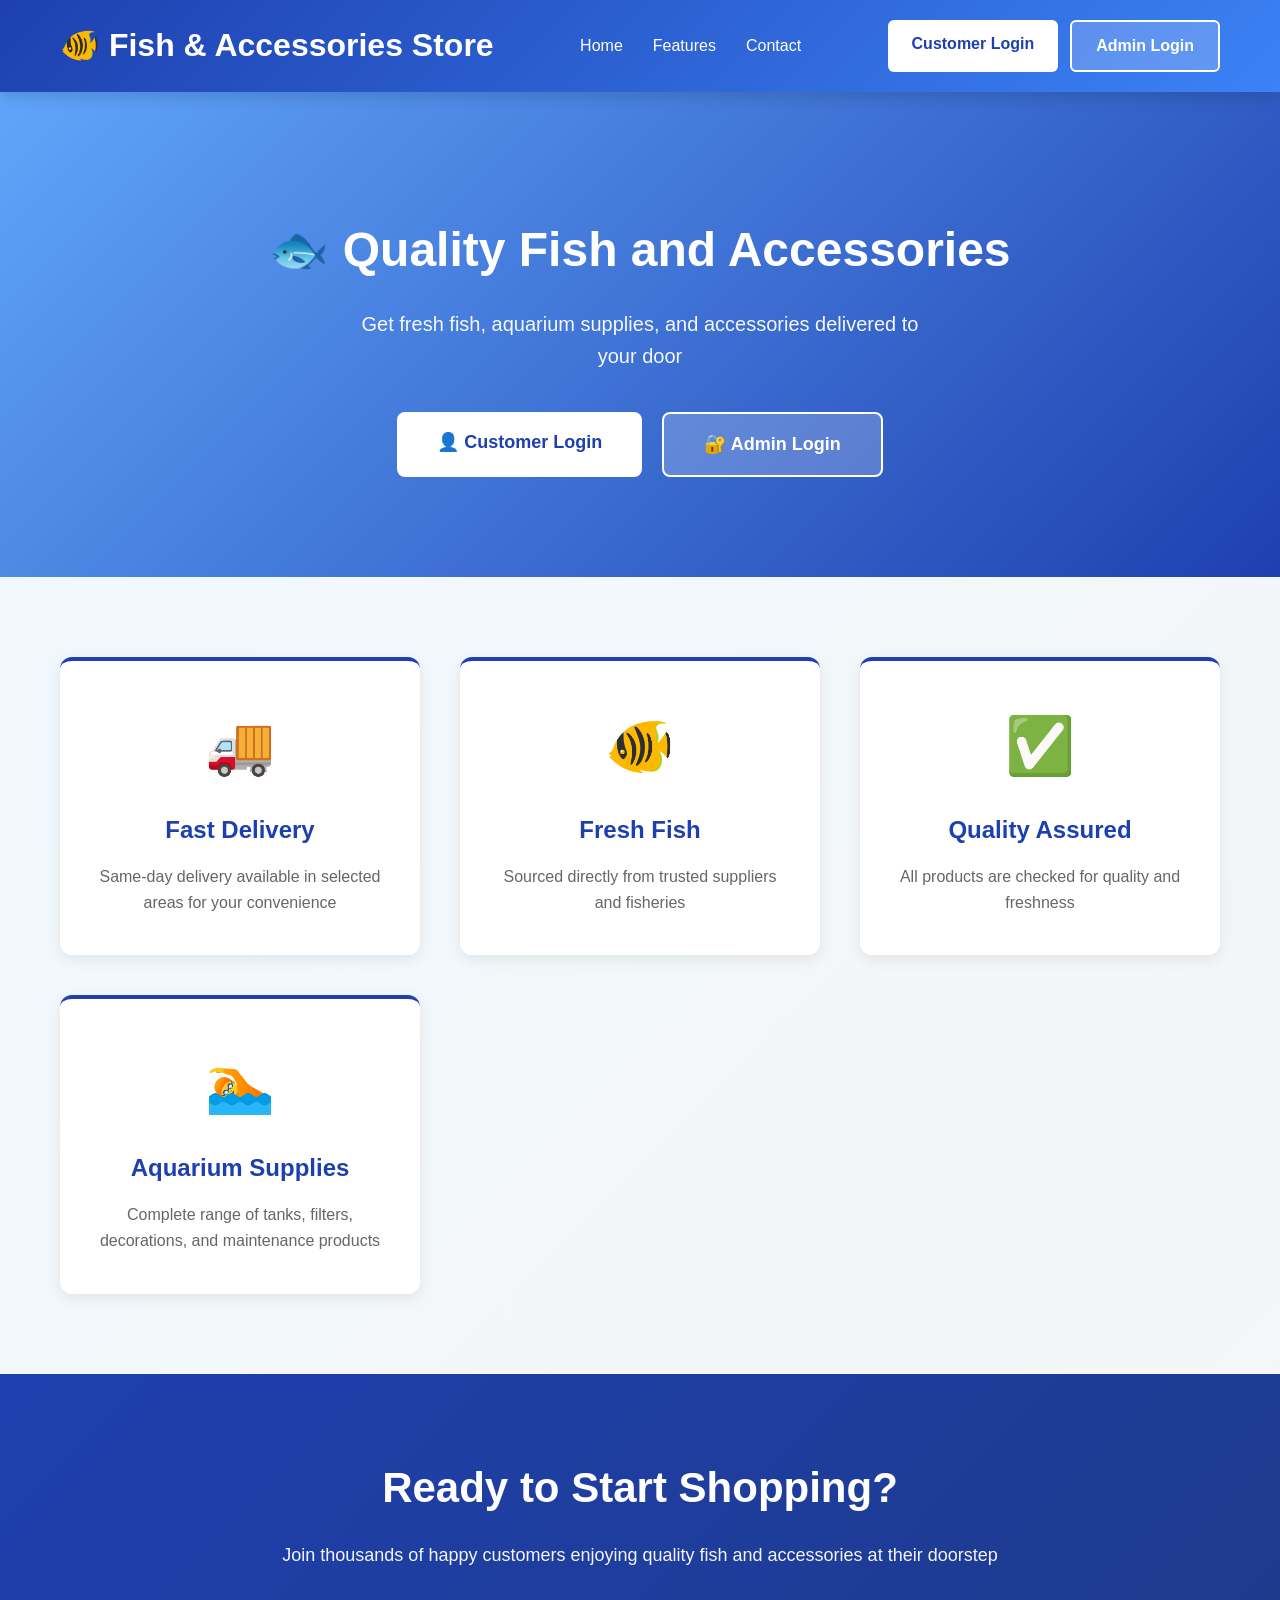
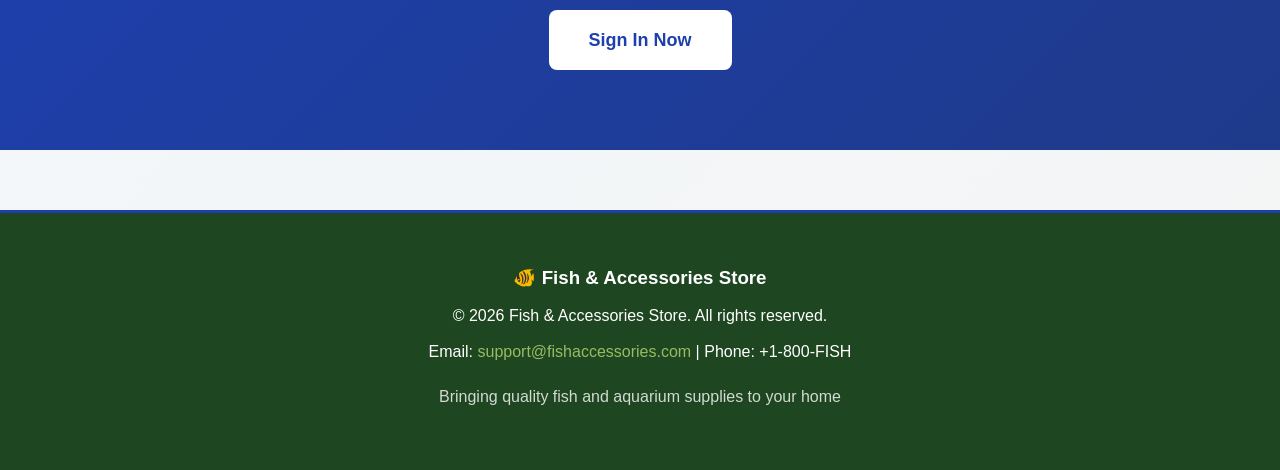
<file: Aquaessence Nepal/fish-accessories-store/index.html>
<!DOCTYPE html>
<html lang="en">
<head>
    <meta charset="UTF-8">
    <meta name="viewport" content="width=device-width, initial-scale=1.0">
    <title>Fish & Accessories Store - Quality Fish and Supplies</title>
    <style>
        * { margin: 0; padding: 0; box-sizing: border-box; }
        
        body {
            font-family: 'Segoe UI', Tahoma, Geneva, Verdana, sans-serif;
            background: linear-gradient(135deg, #f0f9ff 0%, #f5f5f5 100%);
            line-height: 1.6;
            color: #333;
        }
        
        /* Navigation Bar */
        header {
            background: linear-gradient(135deg, #1e40af 0%, #3b82f6 100%);
            color: white;
            padding: 20px 0;
            box-shadow: 0 4px 15px rgba(0,0,0,0.15);
            position: sticky;
            top: 0;
            z-index: 100;
        }
        
        .navbar {
            max-width: 1200px;
            margin: 0 auto;
            display: flex;
            justify-content: space-between;
            align-items: center;
            padding: 0 20px;
        }
        
        .navbar h1 {
            font-size: 32px;
            font-weight: 700;
        }
        
        .nav-links {
            display: flex;
            gap: 30px;
            list-style: none;
        }
        
        .nav-links a {
            color: white;
            text-decoration: none;
            font-weight: 500;
            transition: opacity 0.3s;
        }
        
        .nav-links a:hover {
            opacity: 0.8;
        }
        
        .btn-group {
            display: flex;
            gap: 12px;
        }
        
        .btn {
            padding: 11px 24px;
            border: none;
            border-radius: 6px;
            cursor: pointer;
            font-weight: 600;
            text-decoration: none;
            display: inline-block;
            transition: all 0.3s;
        }
        
        .btn-primary {
            background: white;
            color: #1e40af;
        }
        
        .btn-primary:hover {
            transform: translateY(-2px);
            box-shadow: 0 5px 15px rgba(0,0,0,0.2);
        }
        
        .btn-secondary {
            background: rgba(255,255,255,0.2);
            color: white;
            border: 2px solid white;
        }
        
        .btn-secondary:hover {
            background: rgba(255,255,255,0.3);
            transform: translateY(-2px);
        }
        
        /* Hero Section */
        .hero {
            background: linear-gradient(135deg, #60a5fa 0%, #1e40af 100%);
            color: white;
            padding: 120px 20px 100px;
            text-align: center;
        }
        
        .hero h2 {
            font-size: 48px;
            margin-bottom: 20px;
            font-weight: 700;
        }
        
        .hero p {
            font-size: 20px;
            margin-bottom: 40px;
            opacity: 0.95;
            max-width: 600px;
            margin-left: auto;
            margin-right: auto;
        }
        
        .hero-buttons {
            display: flex;
            gap: 20px;
            justify-content: center;
            flex-wrap: wrap;
        }
        
        .btn-large {
            padding: 16px 40px;
            font-size: 18px;
            border-radius: 8px;
        }
        
        .btn-primary.btn-large {
            background: white;
            color: #1e40af;
        }
        
        .btn-primary.btn-large:hover {
            box-shadow: 0 8px 20px rgba(0,0,0,0.25);
        }
        
        .btn-secondary.btn-large {
            background: rgba(255,255,255,0.2);
            color: white;
            border: 2px solid white;
        }
        
        /* Features Section */
        .features {
            max-width: 1200px;
            margin: 80px auto;
            padding: 0 20px;
            display: grid;
            grid-template-columns: repeat(auto-fit, minmax(280px, 1fr));
            gap: 40px;
        }
        
        .feature-card {
            text-align: center;
            padding: 40px 30px;
            background: white;
            border-radius: 12px;
            box-shadow: 0 4px 15px rgba(0,0,0,0.08);
            border-top: 4px solid #1e40af;
            transition: transform 0.3s;
        }
        
        .feature-card:hover {
            transform: translateY(-8px);
            box-shadow: 0 8px 25px rgba(0,0,0,0.15);
        }
        
        .feature-icon {
            font-size: 56px;
            margin-bottom: 20px;
        }
        
        .feature-card h3 {
            color: #1e40af;
            margin-bottom: 15px;
            font-size: 24px;
        }
        
        .feature-card p {
            color: #666;
            font-size: 16px;
        }
        
        /* CTA Section */
        .cta-section {
            background: linear-gradient(135deg, #1e40af 0%, #1e3a8a 100%);
            color: white;
            padding: 80px 20px;
            text-align: center;
            margin: 60px 0;
        }
        
        .cta-section h2 {
            font-size: 42px;
            margin-bottom: 20px;
        }
        
        .cta-section p {
            font-size: 18px;
            margin-bottom: 40px;
            opacity: 0.95;
        }
        
        /* Footer */
        .footer {
            background: #1e4620;
            color: white;
            padding: 50px 20px;
            text-align: center;
            border-top: 3px solid #1e40af;
        }
        
        .footer p {
            margin: 10px 0;
        }
        
        .footer a {
            color: #97bc62;
            text-decoration: none;
        }
        
        .footer a:hover {
            text-decoration: underline;
        }
        
        /* Responsive */
        @media (max-width: 768px) {
            .navbar {
                flex-direction: column;
                gap: 20px;
            }
            
            .nav-links {
                flex-direction: column;
                gap: 10px;
                text-align: center;
            }
            
            .btn-group {
                width: 100%;
                flex-direction: column;
            }
            
            .btn {
                width: 100%;
            }
            
            .hero h2 {
                font-size: 36px;
            }
            
            .hero p {
                font-size: 18px;
            }
        }
    </style>
</head>
<body>
    <!-- Navigation Header -->
    <header>
        <div class="navbar">
            <h1>🐠 Fish & Accessories Store</h1>
            <ul class="nav-links">
                <li><a href="#home">Home</a></li>
                <li><a href="#features">Features</a></li>
                <li><a href="#contact">Contact</a></li>
            </ul>
            <div class="btn-group">
                <a href="login.html?role=user" class="btn btn-primary">Customer Login</a>
                <a href="login.html?role=admin" class="btn btn-secondary">Admin Login</a>
            </div>
        </div>
    </header>

    <!-- Hero Section -->
    <section class="hero" id="home">
        <h2>🐟 Quality Fish and Accessories</h2>
        <p>Get fresh fish, aquarium supplies, and accessories delivered to your door</p>
        <div class="hero-buttons">
            <a href="login.html?role=user" class="btn btn-primary btn-large">👤 Customer Login</a>
            <a href="login.html?role=admin" class="btn btn-secondary btn-large">🔐 Admin Login</a>
        </div>
    </section>

    <!-- Features Section -->
    <section class="features" id="features">
        <div class="feature-card">
            <div class="feature-icon">🚚</div>
            <h3>Fast Delivery</h3>
            <p>Same-day delivery available in selected areas for your convenience</p>
        </div>
        <div class="feature-card">
            <div class="feature-icon">🐠</div>
            <h3>Fresh Fish</h3>
            <p>Sourced directly from trusted suppliers and fisheries</p>
        </div>
        <div class="feature-card">
            <div class="feature-icon">✅</div>
            <h3>Quality Assured</h3>
            <p>All products are checked for quality and freshness</p>
        </div>
        <div class="feature-card">
            <div class="feature-icon">🏊</div>
            <h3>Aquarium Supplies</h3>
            <p>Complete range of tanks, filters, decorations, and maintenance products</p>
        </div>
    </section>

    <!-- CTA Section -->
    <section class="cta-section">
        <h2>Ready to Start Shopping?</h2>
        <p>Join thousands of happy customers enjoying quality fish and accessories at their doorstep</p>
        <div class="hero-buttons">
            <a href="login.html?role=user" class="btn btn-primary btn-large">Sign In Now</a>
        </div>
    </section>

    <!-- Footer -->
    <footer class="footer" id="contact">
        <h3>🐠 Fish & Accessories Store</h3>
        <p>&copy; 2026 Fish & Accessories Store. All rights reserved.</p>
        <p>Email: <a href="mailto:support@fishaccessories.com">support@fishaccessories.com</a> | Phone: +1-800-FISH</p>
        <p style="margin-top: 20px; opacity: 0.8;">Bringing quality fish and aquarium supplies to your home</p>
    </footer>

    <script src="script.js"></script>
</body>
</html>
</file>
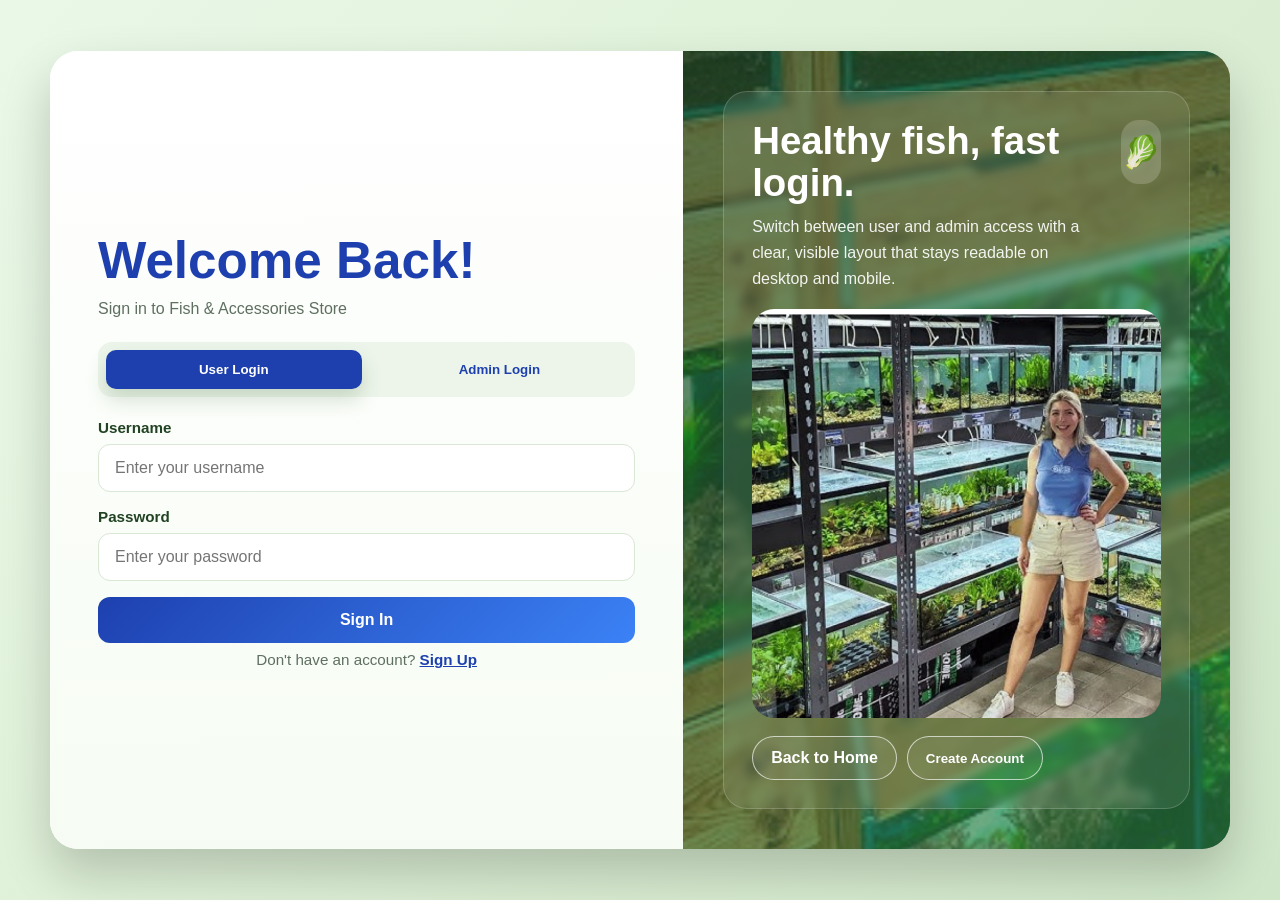
<file: Aquaessence Nepal/fish-accessories-store/login.html>
<!DOCTYPE html>
<html lang="en">
<head>
    <meta charset="UTF-8">
    <meta name="viewport" content="width=device-width, initial-scale=1.0">
    <title>Fish & Accessories Store - Login</title>
    <link rel="icon" href="data:image/svg+xml,<svg xmlns='http://www.w3.org/2000/svg' viewBox='0 0 100 100'><text y='.9em' font-size='90'>🥬</text></svg>">
    <style>
        * {
            margin: 0;
            padding: 0;
            box-sizing: border-box;
        }

        :root {
            --green: #1e40af;
            --green-dark: #1e3a8a;
            --mint: #97bc62;
            --bg: #eef7ea;
            --text: #214223;
            --muted: #5f6f60;
            --white: #fff;
            --shadow: 0 24px 50px rgba(0, 0, 0, 0.2);
        }

        body {
            min-height: 100vh;
            font-family: 'Segoe UI', Tahoma, Geneva, Verdana, sans-serif;
            background: linear-gradient(135deg, #eaf8e8 0%, #dff1d8 45%, #cfe6c8 100%);
            display: flex;
            align-items: center;
            justify-content: center;
            padding: 24px;
            color: var(--text);
        }

        .auth-shell {
            width: min(1180px, 100%);
            min-height: 680px;
            display: grid;
            grid-template-columns: 1.1fr 0.95fr;
            background: rgba(255, 255, 255, 0.92);
            border-radius: 28px;
            overflow: hidden;
            box-shadow: var(--shadow);
        }

        .auth-panel {
            padding: 48px;
            display: flex;
            flex-direction: column;
            justify-content: center;
            background: linear-gradient(180deg, rgba(255,255,255,0.96), rgba(246,252,243,0.96));
        }

        .auth-panel h2 {
            font-size: clamp(2rem, 4vw, 3.2rem);
            color: var(--green);
            margin-bottom: 10px;
        }

        .auth-panel p.subtitle {
            color: var(--muted);
            margin-bottom: 24px;
        }

        .mode-switch {
            display: flex;
            gap: 10px;
            margin-bottom: 22px;
            background: #edf5ea;
            padding: 8px;
            border-radius: 14px;
        }

        .mode-switch button {
            flex: 1;
            border: none;
            padding: 12px 14px;
            border-radius: 10px;
            cursor: pointer;
            font-weight: 700;
            color: var(--green);
            background: transparent;
            transition: all 0.25s ease;
        }

        .mode-switch button.active {
            background: var(--green);
            color: white;
            box-shadow: 0 10px 20px rgba(44,95,45,0.2);
        }

        .auth-form {
            display: none;
            flex-direction: column;
            gap: 16px;
        }

        .auth-form.active {
            display: flex;
        }

        .input-group {
            display: flex;
            flex-direction: column;
            gap: 8px;
        }

        .input-group label {
            font-size: 0.95rem;
            font-weight: 600;
        }

        .input-group input {
            border: 1px solid #d9e7d5;
            border-radius: 12px;
            padding: 14px 16px;
            font-size: 1rem;
            outline: none;
            background: #fff;
        }

        .input-group input:focus {
            border-color: var(--green);
            box-shadow: 0 0 0 4px rgba(44, 95, 45, 0.08);
        }

        .submit-btn {
            border: none;
            border-radius: 12px;
            padding: 14px 18px;
            background: linear-gradient(135deg, var(--green) 0%, #3b82f6 100%);
            color: white;
            font-weight: 700;
            font-size: 1rem;
            cursor: pointer;
            transition: transform 0.2s ease, box-shadow 0.2s ease;
        }

        .submit-btn:hover {
            transform: translateY(-2px);
            box-shadow: 0 12px 24px rgba(44,95,45,0.2);
        }

        .error-message {
            display: none;
            padding: 10px 12px;
            border-radius: 10px;
            background: #fdf1f1;
            color: #c12626;
            border: 1px solid #f3caca;
            font-size: 0.92rem;
        }

        .toggle-row {
            margin-top: 8px;
            color: var(--muted);
            font-size: 0.95rem;
            text-align: center;
        }

        .toggle-row a {
            color: var(--green);
            font-weight: 700;
            cursor: pointer;
            text-decoration: underline;
        }

        .promo-panel {
            position: relative;
            background:
                linear-gradient(135deg, rgba(31, 70, 32, 0.72), rgba(47, 143, 70, 0.62)),
                url('images/header-bg.png') center/cover no-repeat;
            color: white;
            padding: 40px;
            display: flex;
            align-items: flex-end;
        }

        .promo-card {
            width: 100%;
            min-height: 100%;
            border-radius: 24px;
            background: rgba(255,255,255,0.08);
            backdrop-filter: blur(4px);
            border: 1px solid rgba(255,255,255,0.18);
            padding: 28px;
            display: flex;
            flex-direction: column;
            justify-content: space-between;
            gap: 18px;
        }

        .promo-top {
            display: flex;
            justify-content: space-between;
            gap: 18px;
            align-items: flex-start;
        }

        .promo-badge {
            width: 64px;
            height: 64px;
            border-radius: 18px;
            display: grid;
            place-content: center;
            background: rgba(255,255,255,0.18);
            font-size: 2rem;
        }

        .promo-card h3 {
            font-size: clamp(1.7rem, 3vw, 2.4rem);
            line-height: 1.1;
            margin-bottom: 10px;
        }

        .promo-card p {
            color: rgba(255,255,255,0.92);
            line-height: 1.6;
        }

        .promo-figure {
            width: 100%;
            min-height: 320px;
            border-radius: 22px;
            background: rgba(255,255,255,0.12);
            display: flex;
            align-items: center;
            justify-content: center;
            overflow: hidden;
        }

        .promo-figure img {
            width: 100%;
            height: 100%;
            object-fit: cover;
            display: block;
        }

        .promo-actions {
            display: flex;
            gap: 10px;
            flex-wrap: wrap;
        }

        .ghost-btn {
            display: inline-flex;
            align-items: center;
            justify-content: center;
            padding: 12px 18px;
            border-radius: 999px;
            border: 1px solid rgba(255,255,255,0.65);
            color: white;
            text-decoration: none;
            font-weight: 700;
            background: rgba(255,255,255,0.06);
        }

        .ghost-btn:hover {
            background: white;
            color: var(--green);
        }

        .mobile-switch {
            display: none;
            margin-top: 14px;
            text-align: center;
            color: var(--muted);
        }

        .mobile-switch a {
            color: var(--green);
            font-weight: 700;
            text-decoration: underline;
            cursor: pointer;
        }

        @media (max-width: 960px) {
            .auth-shell {
                grid-template-columns: 1fr;
                min-height: auto;
            }

            .promo-panel {
                min-height: 420px;
                padding: 24px;
            }

            .auth-panel {
                padding: 32px 24px;
            }

            .mobile-switch {
                display: block;
            }
        }
    </style>
</head>
<body>
    <div class="auth-shell" id="authShell">
        <section class="auth-panel">
            <h2 id="formTitle">Welcome Back!</h2>
            <p class="subtitle" id="formSubtitle">Sign in to Fish & Accessories Store</p>

            <div class="mode-switch">
                <button type="button" id="userBtn" class="active">User Login</button>
                <button type="button" id="adminBtn">Admin Login</button>
            </div>

            <form class="auth-form active" id="loginForm" action="login.php" method="POST">
                <input type="hidden" name="role" id="roleInput" value="user">
                <div class="input-group">
                    <label for="username">Username</label>
                    <input type="text" id="username" name="username" placeholder="Enter your username" required>
                </div>
                <div class="input-group">
                    <label for="password">Password</label>
                    <input type="password" id="password" name="password" placeholder="Enter your password" required>
                </div>
                <button type="submit" class="submit-btn">Sign In</button>
                <div class="error-message" id="loginError"></div>
            </form>

            <form class="auth-form" id="signupForm">
                <div class="input-group">
                    <label for="signupUsername">Username</label>
                    <input type="text" id="signupUsername" placeholder="Choose a username" required>
                </div>
                <div class="input-group">
                    <label for="signupEmail">Email</label>
                    <input type="email" id="signupEmail" placeholder="Enter your email" required>
                </div>
                <div class="input-group">
                    <label for="signupPassword">Password</label>
                    <input type="password" id="signupPassword" placeholder="Create a password" required>
                </div>
                <div class="input-group">
                    <label for="signupConfirm">Confirm Password</label>
                    <input type="password" id="signupConfirm" placeholder="Confirm your password" required>
                </div>
                <button type="submit" class="submit-btn">Sign Up</button>
                <div class="error-message" id="signupError"></div>
            </form>

            <div class="toggle-row" id="desktopToggleRow">
                <span id="togglePrompt">Don't have an account?</span>
                <a id="toggleLink" onclick="toggleForms()">Sign Up</a>
            </div>
            <div class="mobile-switch">
                <span>Already have an account?</span> <a onclick="showLogin()">Sign In</a>
            </div>
        </section>

        <aside class="promo-panel">
            <div class="promo-card">
                <div class="promo-top">
                    <div>
                        <h3 id="promoTitle">Healthy fish, fast login.</h3>
                        <p id="promoText">Switch between user and admin access with a clear, visible layout that stays readable on desktop and mobile.</p>
                    </div>
                    <div class="promo-badge">🥬</div>
                </div>
                <div class="promo-figure">
                    <img id="promoImage" src="images/header-1.png" alt="Grocery promotion">
                </div>
                <div class="promo-actions">
                    <a href="index.html" class="ghost-btn">Back to Home</a>
                    <button type="button" class="ghost-btn" id="promoSwitchBtn">Create Account</button>
                </div>
            </div>
        </aside>
    </div>

    <script>
        const authShell = document.getElementById('authShell');
        const userBtn = document.getElementById('userBtn');
        const adminBtn = document.getElementById('adminBtn');
        const roleInput = document.getElementById('roleInput');
        const loginForm = document.getElementById('loginForm');
        const signupForm = document.getElementById('signupForm');
        const formTitle = document.getElementById('formTitle');
        const formSubtitle = document.getElementById('formSubtitle');
        const promoTitle = document.getElementById('promoTitle');
        const promoText = document.getElementById('promoText');
        const promoImage = document.getElementById('promoImage');
        const togglePrompt = document.getElementById('togglePrompt');
        const toggleLink = document.getElementById('toggleLink');
        const promoSwitchBtn = document.getElementById('promoSwitchBtn');
        const loginError = document.getElementById('loginError');
        const signupError = document.getElementById('signupError');

        let currentView = 'login';
        let currentRole = 'user';

        function setRole(role) {
            currentRole = role;
            roleInput.value = role;
            userBtn.classList.toggle('active', role === 'user');
            adminBtn.classList.toggle('active', role === 'admin');

            if (role === 'admin') {
                promoTitle.textContent = 'Admin access with full control.';
                promoText.textContent = 'Log in as admin to manage products, stock, and orders from one clean panel.';
                promoImage.src = 'images/back-img-2.jpg';
            } else {
                promoTitle.textContent = 'Healthy fish, fast login.';
                promoText.textContent = 'Switch between user and admin access with a clear, visible layout that stays readable on desktop and mobile.';
                promoImage.src = 'images/header-1.png';
            }
        }

        function showLogin() {
            currentView = 'login';
            loginForm.classList.add('active');
            signupForm.classList.remove('active');
            formTitle.textContent = 'Welcome Back!';
            formSubtitle.textContent = 'Sign in to Fish & Accessories Store';
            togglePrompt.textContent = "Don't have an account?";
            toggleLink.textContent = 'Sign Up';
            promoSwitchBtn.textContent = 'Create Account';
            loginError.style.display = 'none';
            signupError.style.display = 'none';
        }

        function showSignup() {
            currentView = 'signup';
            signupForm.classList.add('active');
            loginForm.classList.remove('active');
            formTitle.textContent = 'Create Account';
            formSubtitle.textContent = 'Join Fish & Accessories Store today';
            togglePrompt.textContent = 'Already have an account?';
            toggleLink.textContent = 'Sign In';
            promoSwitchBtn.textContent = 'Sign In';
            loginError.style.display = 'none';
            signupError.style.display = 'none';
        }

        function toggleForms() {
            if (currentView === 'login') {
                showSignup();
            } else {
                showLogin();
            }
        }

        userBtn.addEventListener('click', () => setRole('user'));
        adminBtn.addEventListener('click', () => setRole('admin'));
        toggleLink.addEventListener('click', toggleForms);
        promoSwitchBtn.addEventListener('click', toggleForms);

        loginForm.addEventListener('submit', function () {
            loginError.style.display = 'none';
        });

        signupForm.addEventListener('submit', function (e) {
            e.preventDefault();
            const password = document.getElementById('signupPassword').value;
            const confirm = document.getElementById('signupConfirm').value;

            if (password !== confirm) {
                signupError.textContent = 'Passwords do not match.';
                signupError.style.display = 'block';
                return;
            }

            if (password.length < 6) {
                signupError.textContent = 'Password must be at least 6 characters.';
                signupError.style.display = 'block';
                return;
            }

            signupError.style.display = 'none';
            alert('Signup form is ready. Connect it to PHP next if you want real registration.');
        });

        // Read role from URL parameter and set it
        const urlParams = new URLSearchParams(window.location.search);
        const roleParam = urlParams.get('role');
        
        showLogin();
        setRole(roleParam === 'admin' ? 'admin' : 'user');
    </script>
</body>
</html>
</file>
